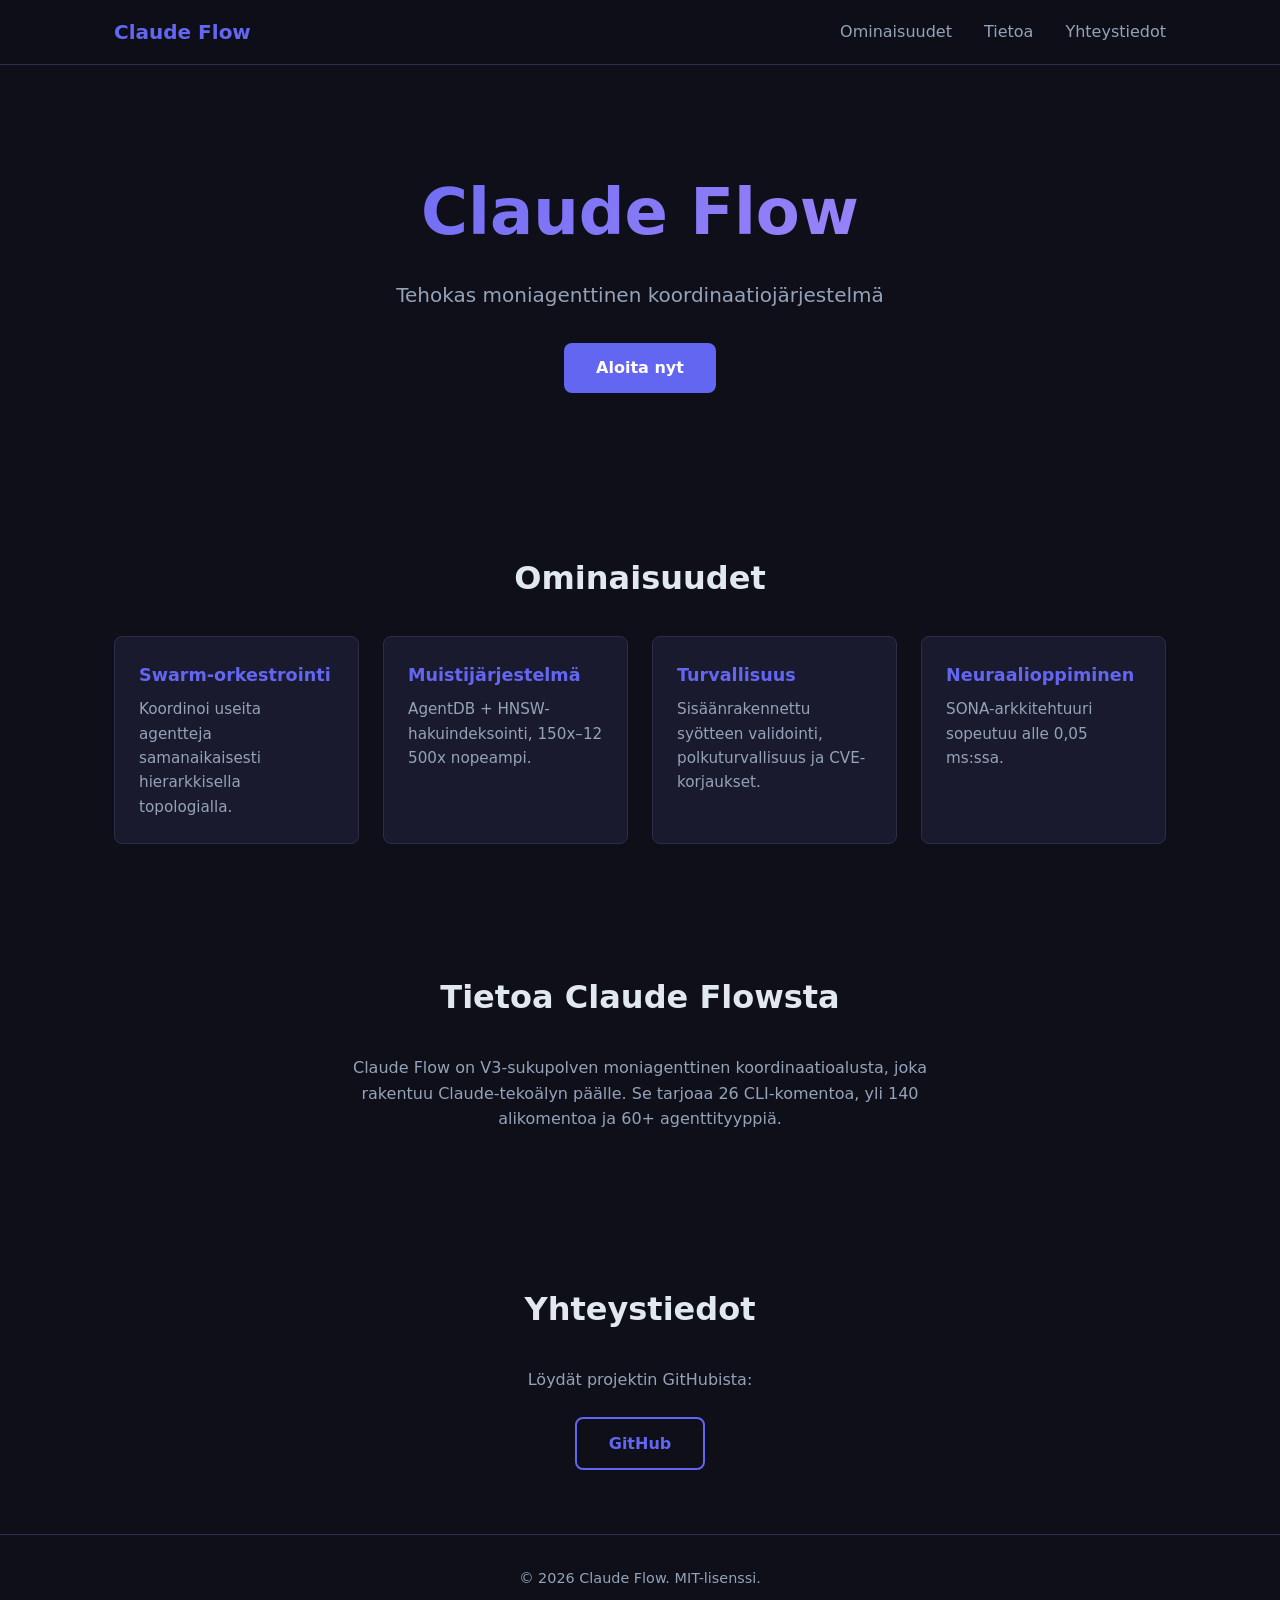
<file: docs/website/index.html>
<!DOCTYPE html>
<html lang="fi">
<head>
  <meta charset="UTF-8">
  <meta name="viewport" content="width=device-width, initial-scale=1.0">
  <title>Claude Flow</title>
  <link rel="stylesheet" href="style.css">
</head>
<body>
  <header>
    <nav>
      <div class="logo">Claude Flow</div>
      <ul>
        <li><a href="#features">Ominaisuudet</a></li>
        <li><a href="#about">Tietoa</a></li>
        <li><a href="#contact">Yhteystiedot</a></li>
      </ul>
    </nav>
  </header>

  <main>
    <section class="hero">
      <h1>Claude Flow</h1>
      <p>Tehokas moniagenttinen koordinaatiojärjestelmä</p>
      <a href="https://github.com/ruvnet/claude-flow" class="btn">Aloita nyt</a>
    </section>

    <section id="features" class="features">
      <h2>Ominaisuudet</h2>
      <div class="grid">
        <div class="card">
          <h3>Swarm-orkestrointi</h3>
          <p>Koordinoi useita agentteja samanaikaisesti hierarkkisella topologialla.</p>
        </div>
        <div class="card">
          <h3>Muistijärjestelmä</h3>
          <p>AgentDB + HNSW-hakuindeksointi, 150x–12 500x nopeampi.</p>
        </div>
        <div class="card">
          <h3>Turvallisuus</h3>
          <p>Sisäänrakennettu syötteen validointi, polkuturvallisuus ja CVE-korjaukset.</p>
        </div>
        <div class="card">
          <h3>Neuraalioppiminen</h3>
          <p>SONA-arkkitehtuuri sopeutuu alle 0,05 ms:ssa.</p>
        </div>
      </div>
    </section>

    <section id="about" class="about">
      <h2>Tietoa Claude Flowsta</h2>
      <p>
        Claude Flow on V3-sukupolven moniagenttinen koordinaatioalusta,
        joka rakentuu Claude-tekoälyn päälle. Se tarjoaa 26 CLI-komentoa,
        yli 140 alikomentoa ja 60+ agenttityyppiä.
      </p>
    </section>

    <section id="contact" class="contact">
      <h2>Yhteystiedot</h2>
      <p>Löydät projektin GitHubista:</p>
      <a href="https://github.com/ruvnet/claude-flow" class="btn btn-outline">GitHub</a>
    </section>
  </main>

  <footer>
    <p>&copy; 2026 Claude Flow. MIT-lisenssi.</p>
  </footer>
</body>
</html>
</file>
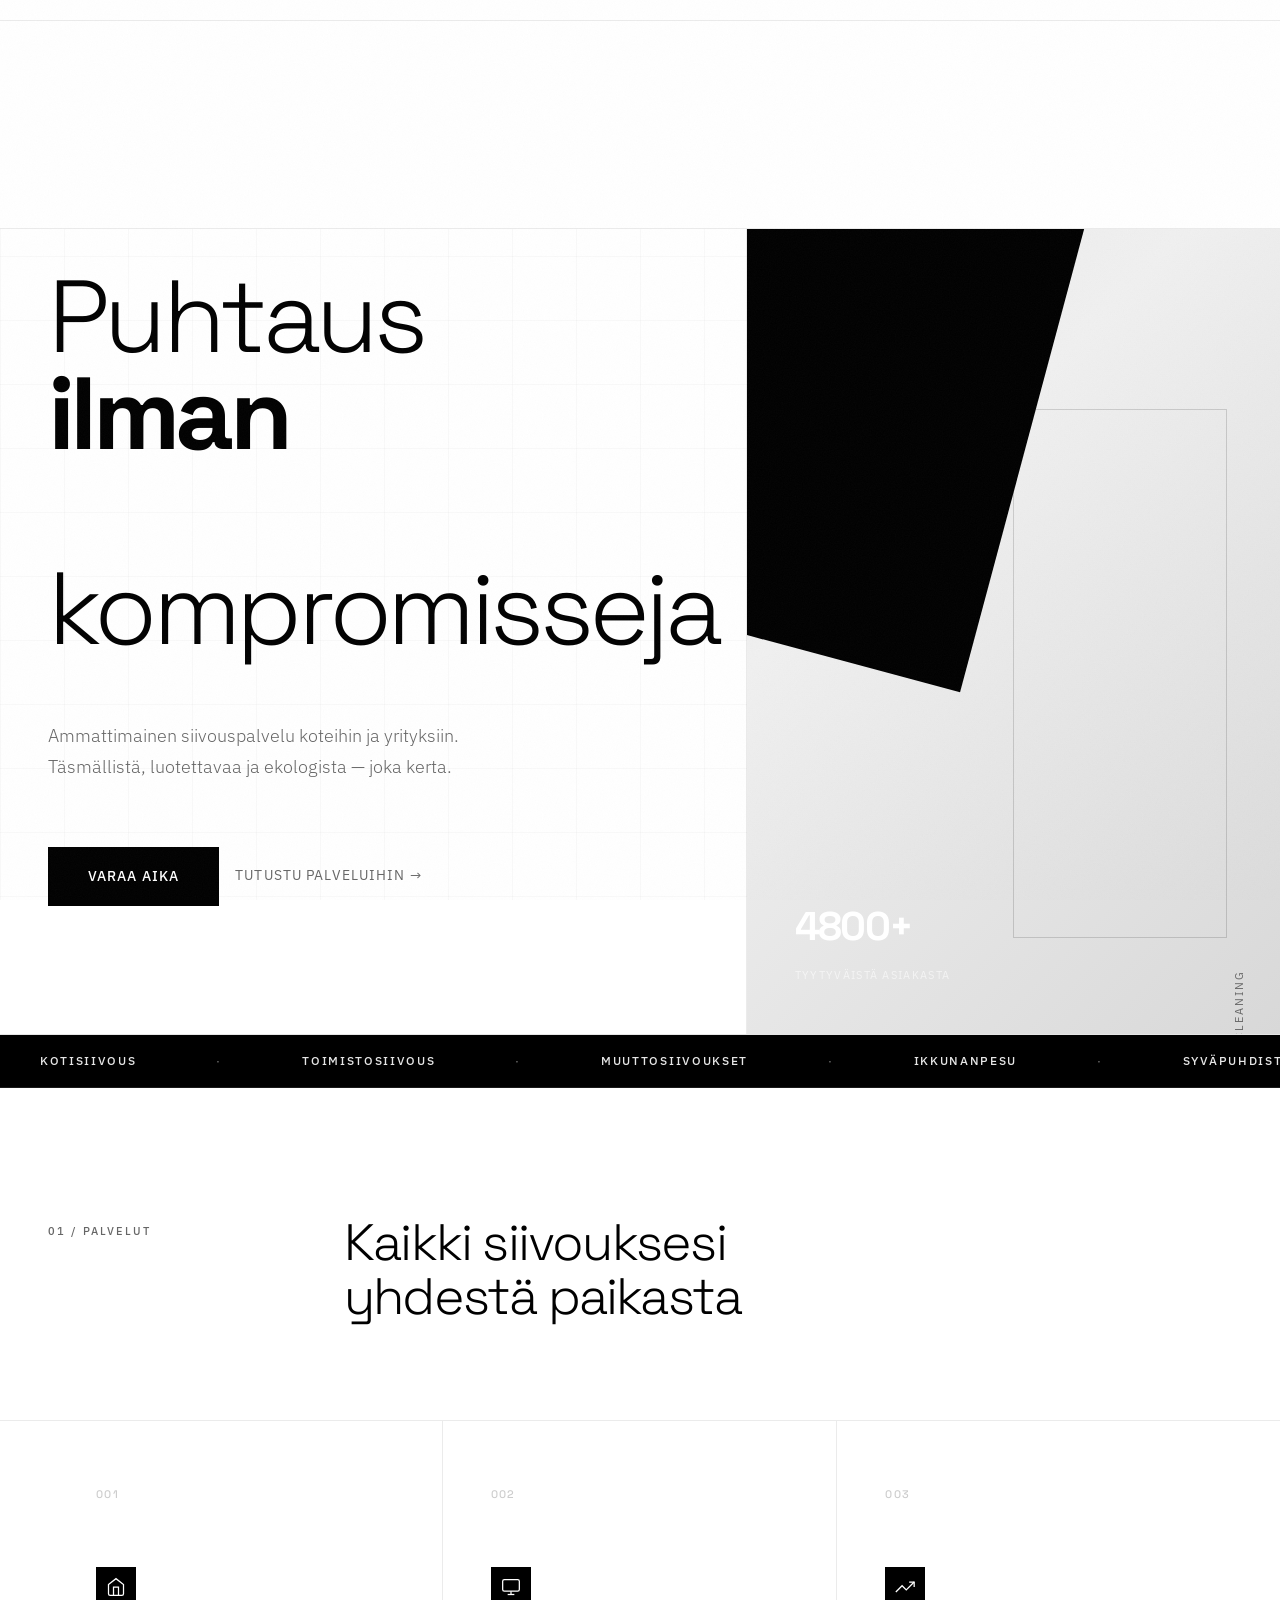
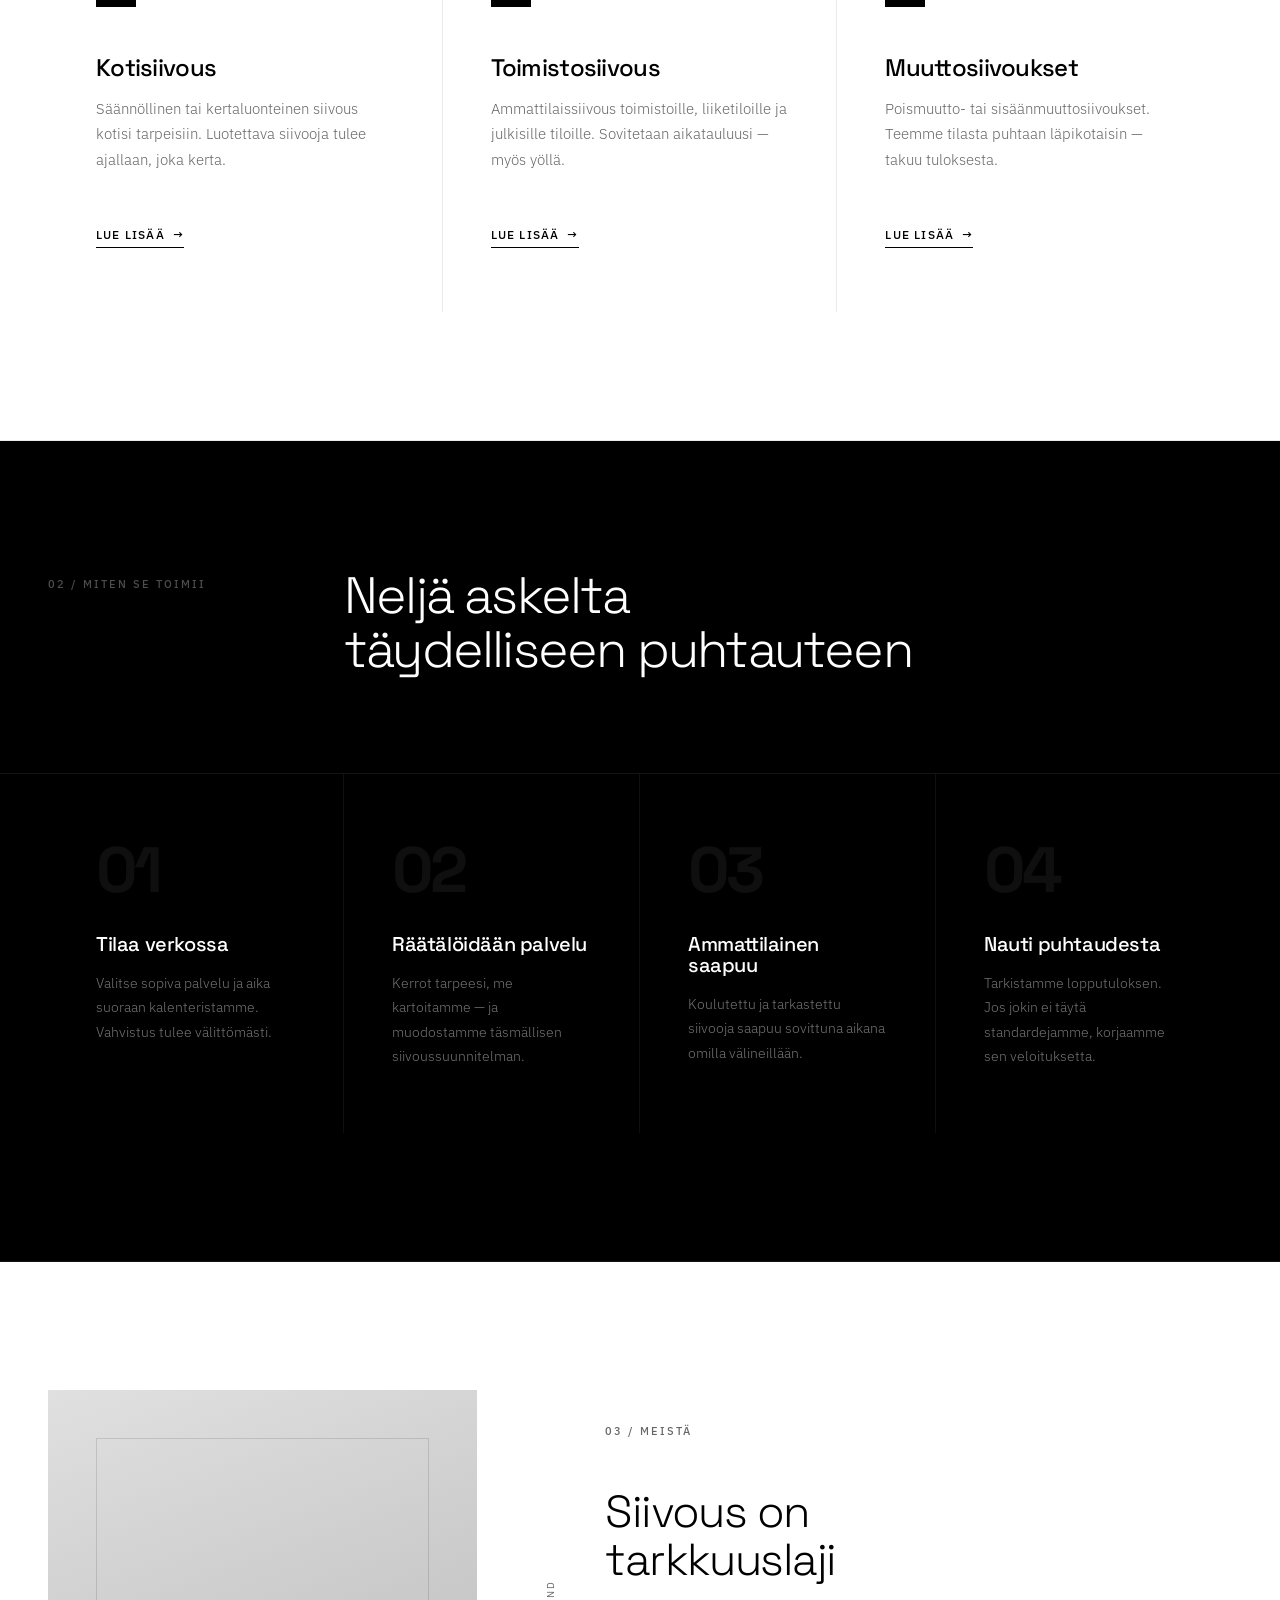
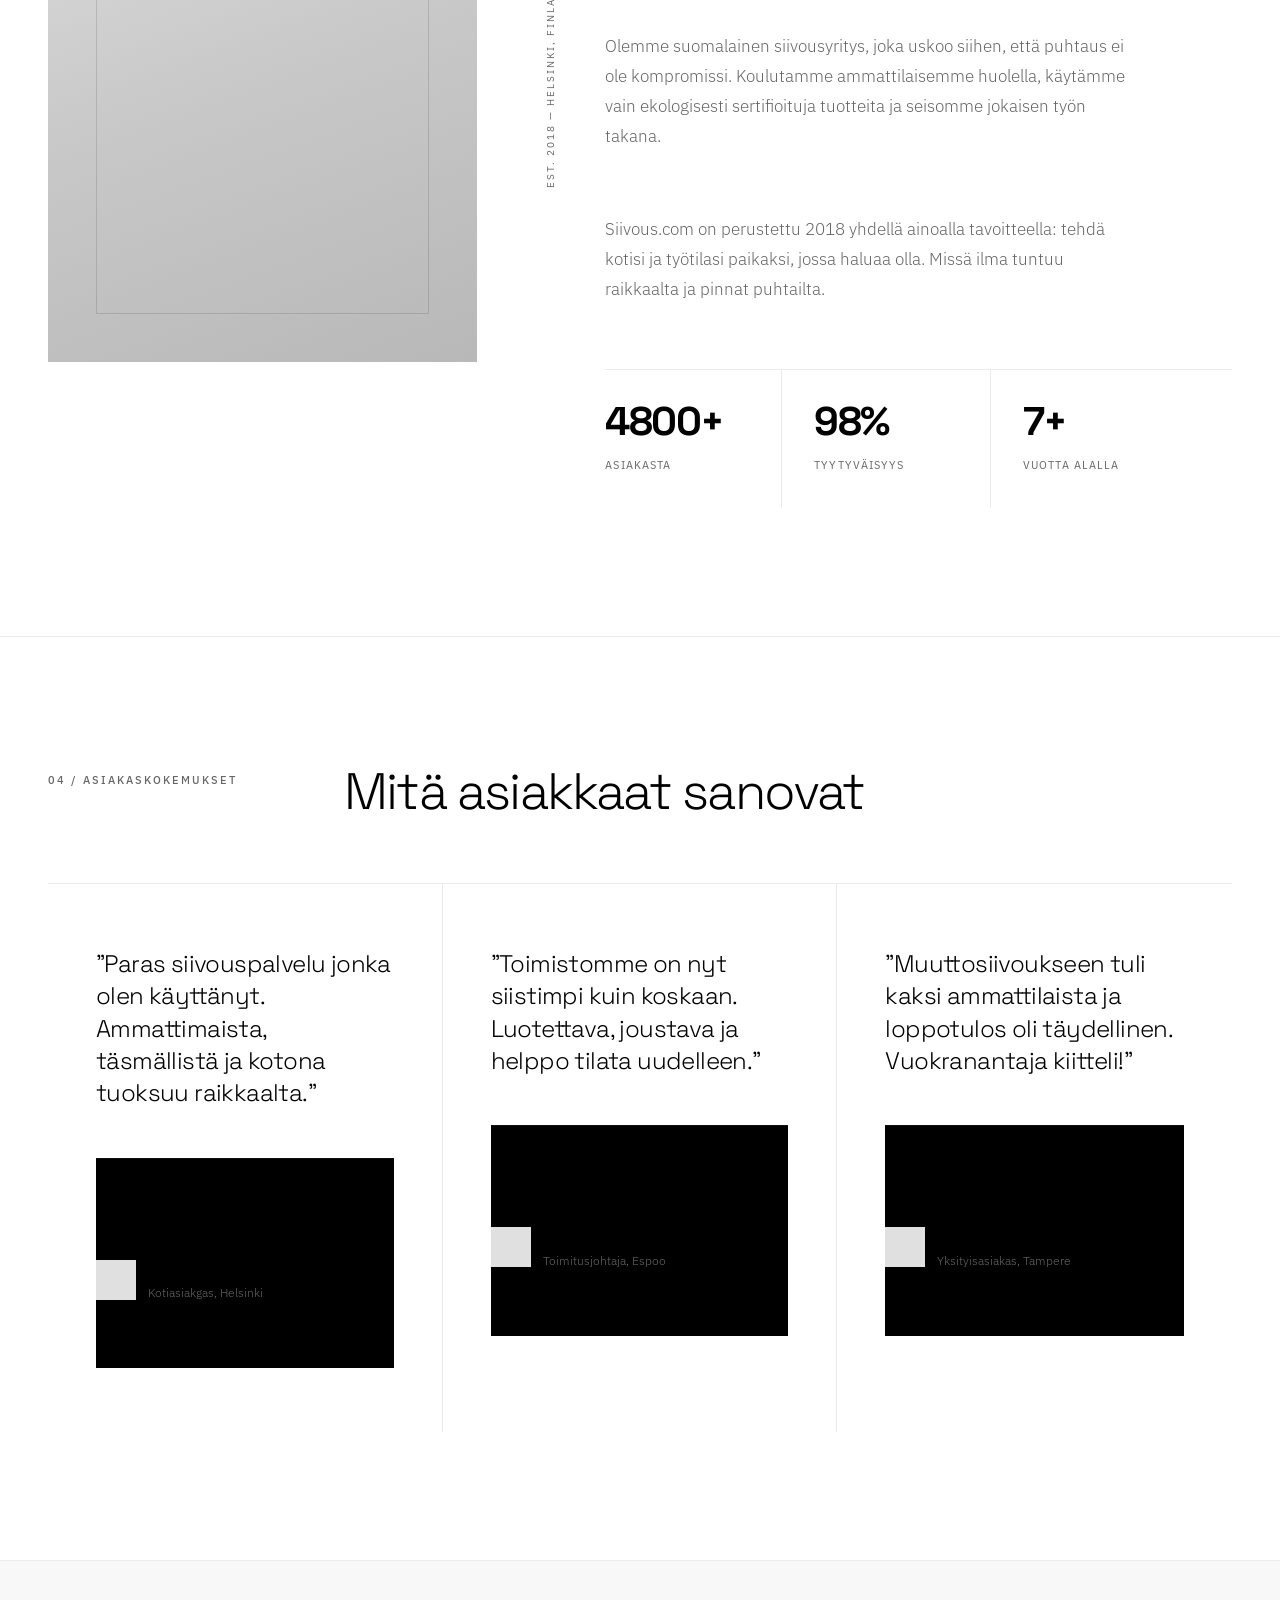
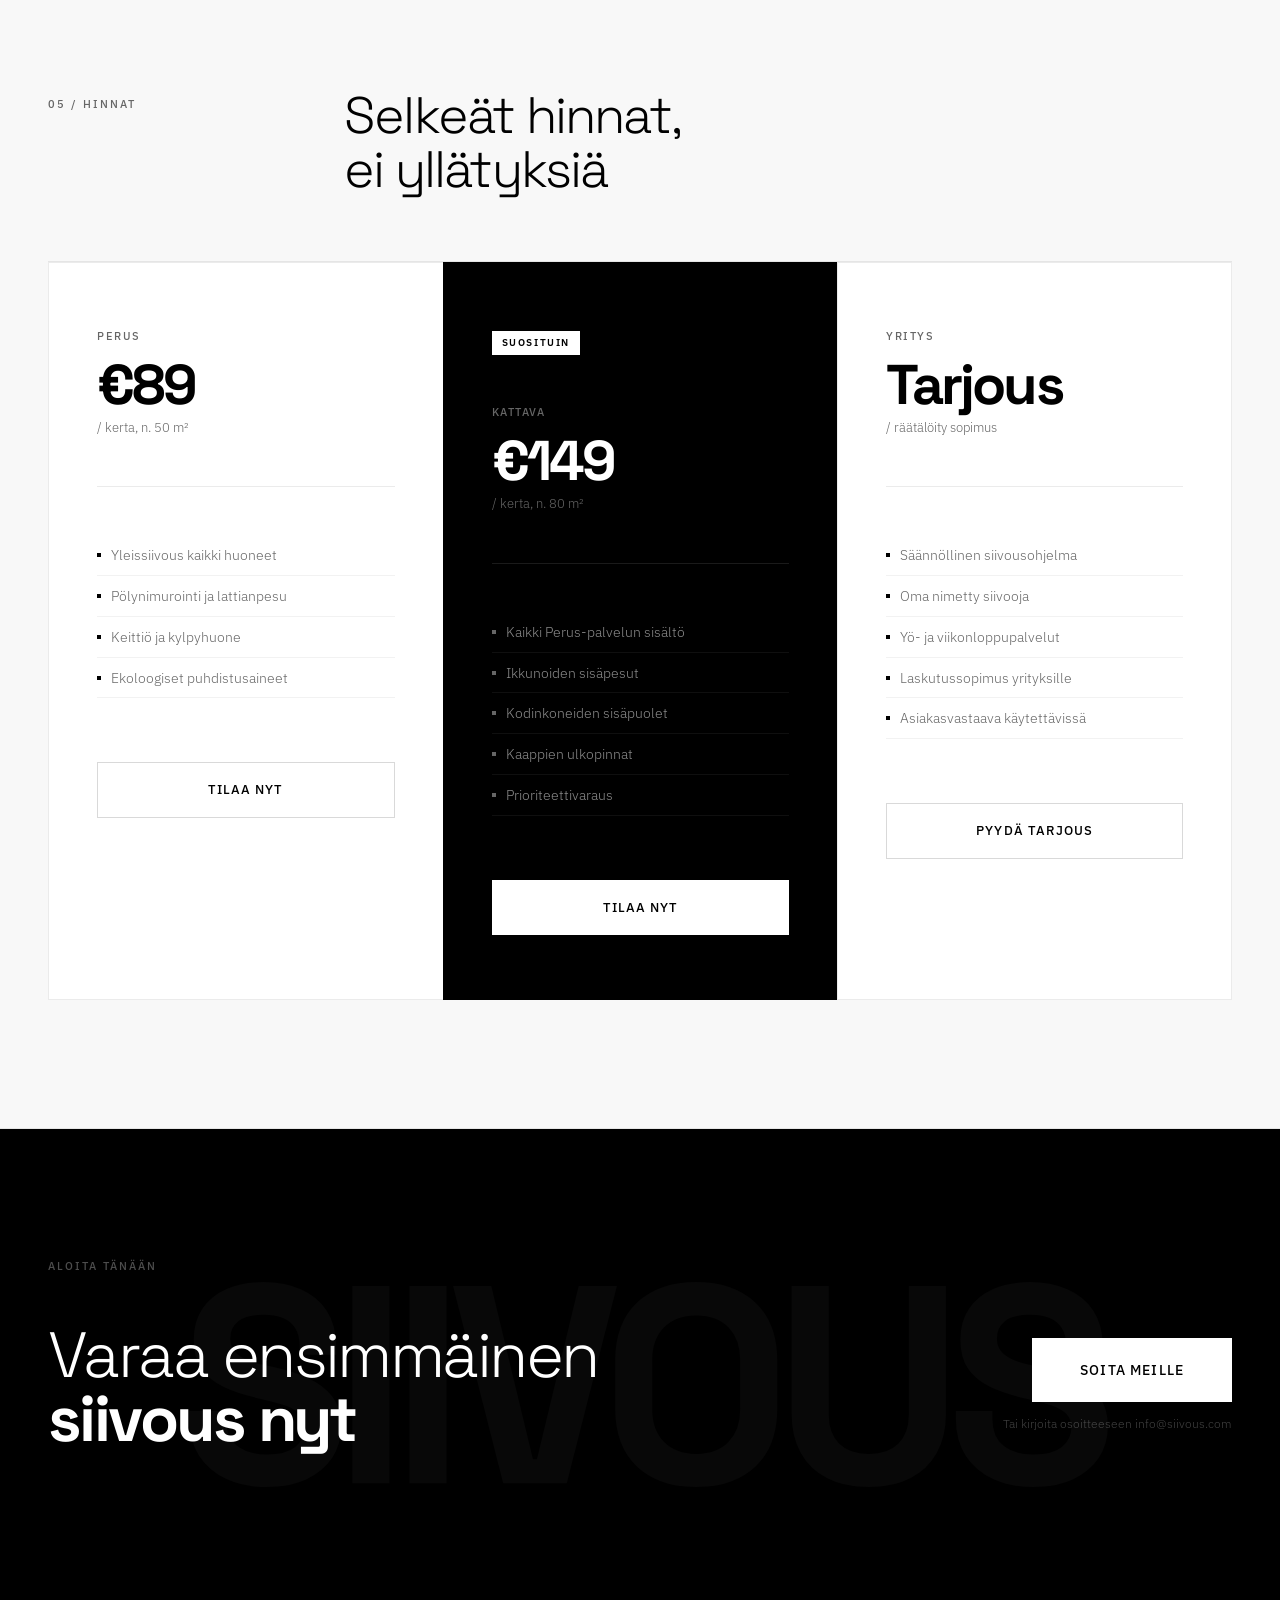
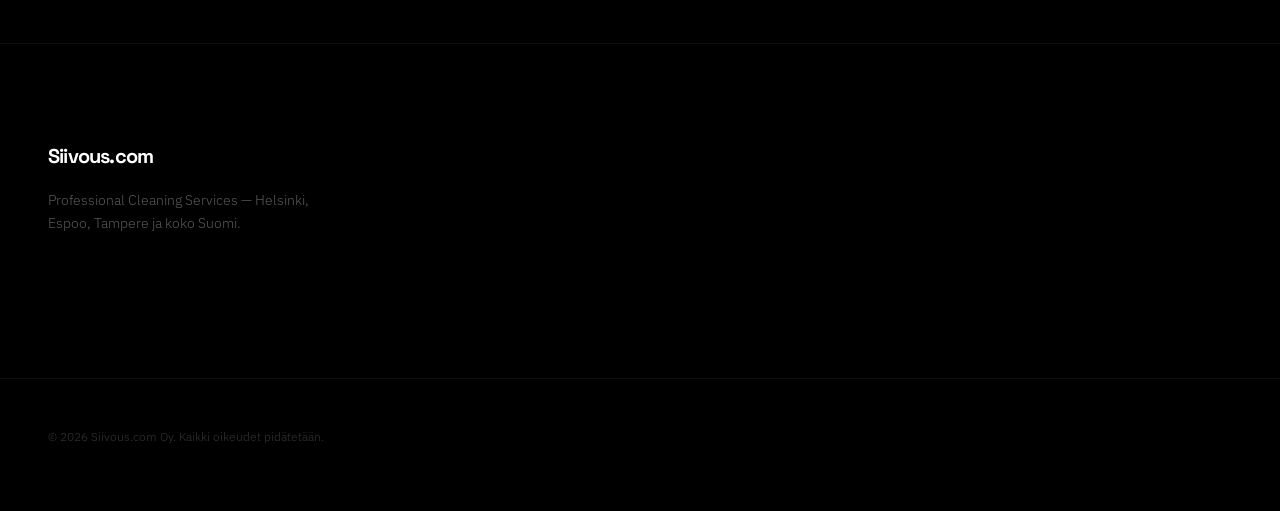
<file: docs/siivous-brand-page.html>
<!DOCTYPE html>
<html lang="fi">
<head>
  <meta charset="UTF-8" />
  <meta name="viewport" content="width=device-width, initial-scale=1.0" />
  <title>Siivous.com — Professional Cleaning Services</title>
  <link rel="preconnect" href="https://fonts.googleapis.com" />
  <link rel="preconnect" href="https://fonts.gstatic.com" crossorigin />
  <link href="https://fonts.googleapis.com/css2?family=Space+Grotesk:wght@300;400;500;600;700&family=IBM+Plex+Sans:wght@300;400;500;600&display=swap" rel="stylesheet" />
  <style>
    /* ─── Reset & Base ─────────────────────────────────────────────── */
    *, *::before, *::after { box-sizing: border-box; margin: 0; padding: 0; }

    :root {
      --black:   #000000;
      --grey:    #666666;
      --dark:    #111111;
      --white:   #FFFFFF;
      --sp-sm:   32px;
      --sp-md:   48px;
      --sp-lg:   64px;
      --sp-xl:   96px;
      --sp-2xl:  128px;
    }

    html { scroll-behavior: smooth; }

    body {
      font-family: 'IBM Plex Sans', sans-serif;
      font-weight: 400;
      line-height: 1.65;
      color: var(--black);
      background: var(--white);
      overflow-x: hidden;
    }

    /* ─── Film Grain Overlay ────────────────────────────────────────── */
    body::before {
      content: '';
      position: fixed;
      inset: 0;
      pointer-events: none;
      z-index: 9999;
      opacity: 0.035;
      background-image: url("data:image/svg+xml,%3Csvg xmlns='http://www.w3.org/2000/svg' width='200' height='200'%3E%3Cfilter id='noise'%3E%3CfeTurbulence type='fractalNoise' baseFrequency='0.85' numOctaves='4' stitchTiles='stitch'/%3E%3CfeColorMatrix type='saturate' values='0'/%3E%3C/filter%3E%3Crect width='200' height='200' filter='url(%23noise)'/%3E%3C/svg%3E");
      background-size: 200px 200px;
    }

    /* ─── Swiss Grid Background ─────────────────────────────────────── */
    body::after {
      content: '';
      position: fixed;
      inset: 0;
      pointer-events: none;
      z-index: 0;
      background-image:
        linear-gradient(rgba(0,0,0,0.025) 1px, transparent 1px),
        linear-gradient(90deg, rgba(0,0,0,0.025) 1px, transparent 1px);
      background-size: 64px 64px;
    }

    /* ─── Typography ────────────────────────────────────────────────── */
    h1, h2, h3, h4, h5, h6 {
      font-family: 'Space Grotesk', sans-serif;
      font-weight: 300;
      letter-spacing: -0.03em;
      line-height: 1.05;
    }

    p { font-weight: 300; color: var(--grey); }

    a { color: var(--black); text-decoration: none; }

    /* ─── Layout Utilities ──────────────────────────────────────────── */
    .container {
      max-width: 1440px;
      margin: 0 auto;
      padding: 0 var(--sp-md);
    }

    .grid-12 {
      display: grid;
      grid-template-columns: repeat(12, 1fr);
      gap: 0;
    }

    section { position: relative; z-index: 1; }

    /* ─── Navigation ────────────────────────────────────────────────── */
    nav {
      position: fixed;
      top: 0;
      left: 0;
      right: 0;
      z-index: 100;
      background: rgba(255,255,255,0.95);
      backdrop-filter: blur(8px);
      border-bottom: 1px solid rgba(0,0,0,0.08);
    }

    .nav-inner {
      display: flex;
      align-items: center;
      justify-content: space-between;
      height: 72px;
      padding: 0 var(--sp-md);
      max-width: 1440px;
      margin: 0 auto;
    }

    .nav-logo {
      font-family: 'Space Grotesk', sans-serif;
      font-weight: 700;
      font-size: 1.125rem;
      letter-spacing: -0.04em;
      color: var(--black);
    }

    .nav-logo span { font-weight: 300; color: var(--grey); }

    .nav-links {
      display: flex;
      align-items: center;
      gap: 40px;
      list-style: none;
    }

    .nav-links a {
      font-family: 'IBM Plex Sans', sans-serif;
      font-size: 0.8125rem;
      font-weight: 400;
      letter-spacing: 0.06em;
      text-transform: uppercase;
      color: var(--grey);
      transition: color 0.2s;
    }

    .nav-links a:hover { color: var(--black); }

    .nav-cta {
      font-family: 'IBM Plex Sans', sans-serif;
      font-size: 0.8125rem;
      font-weight: 500;
      letter-spacing: 0.06em;
      text-transform: uppercase;
      background: var(--black);
      color: var(--white) !important;
      padding: 12px 24px;
      transition: background 0.2s;
    }

    .nav-cta:hover { background: var(--dark); color: var(--white); }

    /* ─── Hero ──────────────────────────────────────────────────────── */
    .hero {
      min-height: 100vh;
      display: grid;
      grid-template-columns: repeat(12, 1fr);
      border-bottom: 1px solid rgba(0,0,0,0.1);
      padding-top: 72px;
    }

    .hero-content {
      grid-column: 1 / 8;
      padding: var(--sp-2xl) var(--sp-md) var(--sp-2xl) var(--sp-md);
      display: flex;
      flex-direction: column;
      justify-content: center;
      border-right: 1px solid rgba(0,0,0,0.08);
    }

    .hero-eyebrow {
      font-family: 'IBM Plex Sans', sans-serif;
      font-size: 0.75rem;
      font-weight: 500;
      letter-spacing: 0.16em;
      text-transform: uppercase;
      color: var(--grey);
      margin-bottom: var(--sp-md);
    }

    .hero-title {
      font-size: clamp(4rem, 8vw, 9rem);
      font-weight: 300;
      letter-spacing: -0.045em;
      line-height: 0.95;
      color: var(--black);
      margin-bottom: var(--sp-lg);
    }

    .hero-title strong {
      font-weight: 700;
      display: block;
    }

    .hero-sub {
      font-family: 'IBM Plex Sans', sans-serif;
      font-size: 1.125rem;
      font-weight: 300;
      line-height: 1.7;
      color: var(--grey);
      max-width: 480px;
      margin-bottom: var(--sp-lg);
    }

    .hero-actions { display: flex; gap: 16px; align-items: center; }

    .btn-primary {
      font-family: 'IBM Plex Sans', sans-serif;
      font-size: 0.875rem;
      font-weight: 500;
      letter-spacing: 0.08em;
      text-transform: uppercase;
      background: var(--black);
      color: var(--white);
      padding: 18px 40px;
      display: inline-block;
      transition: background 0.2s;
    }

    .btn-primary:hover { background: var(--dark); }

    .btn-secondary {
      font-family: 'IBM Plex Sans', sans-serif;
      font-size: 0.875rem;
      font-weight: 400;
      letter-spacing: 0.08em;
      text-transform: uppercase;
      color: var(--grey);
      padding: 18px 0;
      border-bottom: 1px solid transparent;
      transition: color 0.2s, border-color 0.2s;
    }

    .btn-secondary:hover { color: var(--black); border-color: var(--black); }

    .hero-visual {
      grid-column: 8 / 13;
      position: relative;
      overflow: hidden;
      background: #f5f5f5;
    }

    .hero-visual-inner {
      position: absolute;
      inset: 0;
      display: flex;
      align-items: center;
      justify-content: center;
    }

    /* Abstract photography placeholder — large geometric composition */
    .hero-photo {
      width: 100%;
      height: 100%;
      background:
        linear-gradient(135deg, #e8e8e8 0%, #f0f0f0 40%, #d8d8d8 100%);
      position: relative;
      overflow: hidden;
    }

    .hero-photo::before {
      content: '';
      position: absolute;
      top: -20%;
      left: -20%;
      width: 80%;
      height: 80%;
      background: var(--black);
      transform: rotate(15deg);
    }

    .hero-photo::after {
      content: '';
      position: absolute;
      bottom: 10%;
      right: 10%;
      width: 40%;
      height: 55%;
      border: 1px solid rgba(0,0,0,0.15);
    }

    /* Rotated text accent */
    .rotated-label {
      position: absolute;
      right: var(--sp-sm);
      bottom: var(--sp-lg);
      font-family: 'IBM Plex Sans', sans-serif;
      font-size: 0.6875rem;
      font-weight: 400;
      letter-spacing: 0.18em;
      text-transform: uppercase;
      color: var(--grey);
      transform: rotate(-90deg);
      transform-origin: right bottom;
      white-space: nowrap;
    }

    .hero-stats {
      position: absolute;
      bottom: var(--sp-md);
      left: var(--sp-md);
    }

    .hero-stats-num {
      font-family: 'Space Grotesk', sans-serif;
      font-size: 2.5rem;
      font-weight: 700;
      letter-spacing: -0.04em;
      color: var(--white);
      display: block;
    }

    .hero-stats-label {
      font-family: 'IBM Plex Sans', sans-serif;
      font-size: 0.6875rem;
      font-weight: 400;
      letter-spacing: 0.12em;
      text-transform: uppercase;
      color: rgba(255,255,255,0.6);
    }

    /* ─── Marquee Bar ───────────────────────────────────────────────── */
    .marquee-bar {
      background: var(--black);
      overflow: hidden;
      border-bottom: 1px solid rgba(255,255,255,0.1);
    }

    .marquee-track {
      display: flex;
      white-space: nowrap;
      animation: marquee 28s linear infinite;
      padding: 16px 0;
    }

    .marquee-item {
      font-family: 'IBM Plex Sans', sans-serif;
      font-size: 0.75rem;
      font-weight: 400;
      letter-spacing: 0.14em;
      text-transform: uppercase;
      color: rgba(255,255,255,0.5);
      padding: 0 40px;
      flex-shrink: 0;
    }

    .marquee-item strong {
      color: rgba(255,255,255,0.9);
      font-weight: 500;
    }

    @keyframes marquee {
      from { transform: translateX(0); }
      to   { transform: translateX(-50%); }
    }

    /* ─── Services Section ──────────────────────────────────────────── */
    .services {
      padding: var(--sp-2xl) 0;
      border-bottom: 1px solid rgba(0,0,0,0.08);
    }

    .section-header {
      display: grid;
      grid-template-columns: repeat(12, 1fr);
      margin-bottom: var(--sp-xl);
      padding: 0 var(--sp-md);
      max-width: 1440px;
      margin-left: auto;
      margin-right: auto;
      margin-bottom: var(--sp-xl);
    }

    .section-label {
      grid-column: 1 / 4;
      padding-top: 6px;
    }

    .section-label-text {
      font-family: 'IBM Plex Sans', sans-serif;
      font-size: 0.6875rem;
      font-weight: 500;
      letter-spacing: 0.18em;
      text-transform: uppercase;
      color: var(--grey);
    }

    .section-title {
      grid-column: 4 / 11;
      font-size: clamp(2rem, 4vw, 3.75rem);
      font-weight: 300;
      letter-spacing: -0.035em;
      line-height: 1.05;
    }

    .services-grid {
      max-width: 1440px;
      margin: 0 auto;
      padding: 0 var(--sp-md);
      display: grid;
      grid-template-columns: repeat(3, 1fr);
      border-top: 1px solid rgba(0,0,0,0.08);
    }

    .service-card {
      padding: var(--sp-lg) var(--sp-md);
      border-right: 1px solid rgba(0,0,0,0.08);
      transition: background 0.25s;
      cursor: default;
    }

    .service-card:last-child { border-right: none; }
    .service-card:hover { background: #fafafa; }

    .service-number {
      font-family: 'Space Grotesk', sans-serif;
      font-size: 0.6875rem;
      font-weight: 500;
      letter-spacing: 0.12em;
      color: rgba(0,0,0,0.2);
      margin-bottom: var(--sp-lg);
      display: block;
    }

    .service-icon {
      width: 40px;
      height: 40px;
      background: var(--black);
      margin-bottom: var(--sp-md);
      display: flex;
      align-items: center;
      justify-content: center;
    }

    .service-icon svg { width: 20px; height: 20px; stroke: white; fill: none; stroke-width: 1.5; }

    .service-name {
      font-family: 'Space Grotesk', sans-serif;
      font-size: 1.5rem;
      font-weight: 500;
      letter-spacing: -0.03em;
      margin-bottom: 16px;
      color: var(--black);
    }

    .service-desc {
      font-size: 0.9375rem;
      font-weight: 300;
      line-height: 1.7;
      color: var(--grey);
      margin-bottom: var(--sp-md);
    }

    .service-link {
      font-family: 'IBM Plex Sans', sans-serif;
      font-size: 0.75rem;
      font-weight: 500;
      letter-spacing: 0.1em;
      text-transform: uppercase;
      color: var(--black);
      display: inline-flex;
      align-items: center;
      gap: 8px;
      border-bottom: 1px solid var(--black);
      padding-bottom: 2px;
      transition: gap 0.2s;
    }

    .service-link:hover { gap: 14px; }

    /* ─── Process Section ───────────────────────────────────────────── */
    .process {
      padding: var(--sp-2xl) 0;
      background: var(--black);
      color: var(--white);
      border-bottom: 1px solid rgba(255,255,255,0.08);
    }

    .process .section-label-text { color: rgba(255,255,255,0.35); }
    .process .section-title { color: var(--white); }

    .process-steps {
      max-width: 1440px;
      margin: 0 auto;
      padding: 0 var(--sp-md);
      display: grid;
      grid-template-columns: repeat(4, 1fr);
      border-top: 1px solid rgba(255,255,255,0.08);
    }

    .process-step {
      padding: var(--sp-lg) var(--sp-md);
      border-right: 1px solid rgba(255,255,255,0.06);
      position: relative;
    }

    .process-step:last-child { border-right: none; }

    .process-step-num {
      font-family: 'Space Grotesk', sans-serif;
      font-size: 4rem;
      font-weight: 700;
      letter-spacing: -0.05em;
      color: rgba(255,255,255,0.06);
      line-height: 1;
      margin-bottom: var(--sp-sm);
    }

    .process-step-title {
      font-family: 'Space Grotesk', sans-serif;
      font-size: 1.25rem;
      font-weight: 500;
      letter-spacing: -0.02em;
      color: var(--white);
      margin-bottom: 16px;
    }

    .process-step-desc {
      font-size: 0.9rem;
      font-weight: 300;
      line-height: 1.7;
      color: rgba(255,255,255,0.45);
    }

    /* ─── About / Editorial ─────────────────────────────────────────── */
    .about {
      padding: var(--sp-2xl) 0;
      border-bottom: 1px solid rgba(0,0,0,0.08);
    }

    .about-inner {
      max-width: 1440px;
      margin: 0 auto;
      padding: 0 var(--sp-md);
      display: grid;
      grid-template-columns: repeat(12, 1fr);
      gap: 0;
      align-items: start;
    }

    .about-visual {
      grid-column: 1 / 6;
      position: relative;
      padding-right: var(--sp-lg);
    }

    .about-img {
      width: 100%;
      aspect-ratio: 3/4;
      background: #ebebeb;
      position: relative;
      overflow: hidden;
    }

    .about-img::before {
      content: '';
      position: absolute;
      inset: 0;
      background: linear-gradient(160deg, #e0e0e0 0%, #c8c8c8 50%, #b8b8b8 100%);
    }

    .about-img::after {
      content: '';
      position: absolute;
      top: var(--sp-md);
      left: var(--sp-md);
      right: var(--sp-md);
      bottom: var(--sp-md);
      border: 1px solid rgba(0,0,0,0.12);
    }

    .about-rotated {
      position: absolute;
      right: -10px;
      top: 50%;
      transform: rotate(-90deg) translateX(50%);
      transform-origin: right center;
      font-family: 'IBM Plex Sans', sans-serif;
      font-size: 0.625rem;
      font-weight: 400;
      letter-spacing: 0.2em;
      text-transform: uppercase;
      color: var(--grey);
      white-space: nowrap;
    }

    .about-content {
      grid-column: 6 / 13;
      padding-left: var(--sp-lg);
      padding-top: var(--sp-sm);
    }

    .about-kicker {
      font-family: 'IBM Plex Sans', sans-serif;
      font-size: 0.6875rem;
      font-weight: 500;
      letter-spacing: 0.18em;
      text-transform: uppercase;
      color: var(--grey);
      margin-bottom: var(--sp-md);
    }

    .about-title {
      font-size: clamp(2rem, 3.5vw, 3.25rem);
      font-weight: 300;
      letter-spacing: -0.035em;
      line-height: 1.08;
      margin-bottom: var(--sp-md);
    }

    .about-body {
      font-size: 1.0625rem;
      font-weight: 300;
      line-height: 1.75;
      color: var(--grey);
      max-width: 520px;
      margin-bottom: var(--sp-lg);
    }

    .about-metrics {
      display: grid;
      grid-template-columns: repeat(3, 1fr);
      border-top: 1px solid rgba(0,0,0,0.08);
      margin-top: var(--sp-lg);
    }

    .metric {
      padding: var(--sp-sm) 0;
      border-right: 1px solid rgba(0,0,0,0.08);
      padding-right: var(--sp-sm);
      margin-right: var(--sp-sm);
    }

    .metric:last-child { border-right: none; }

    .metric-value {
      font-family: 'Space Grotesk', sans-serif;
      font-size: 2.5rem;
      font-weight: 700;
      letter-spacing: -0.04em;
      color: var(--black);
      line-height: 1;
      display: block;
      margin-bottom: 8px;
    }

    .metric-label {
      font-family: 'IBM Plex Sans', sans-serif;
      font-size: 0.6875rem;
      font-weight: 400;
      letter-spacing: 0.1em;
      text-transform: uppercase;
      color: var(--grey);
    }

    /* ─── Testimonials ──────────────────────────────────────────────── */
    .testimonials {
      padding: var(--sp-2xl) 0;
      border-bottom: 1px solid rgba(0,0,0,0.08);
      overflow: hidden;
    }

    .testimonials-inner {
      max-width: 1440px;
      margin: 0 auto;
      padding: 0 var(--sp-md);
    }

    .testimonials-grid {
      display: grid;
      grid-template-columns: repeat(3, 1fr);
      border-top: 1px solid rgba(0,0,0,0.08);
      margin-top: var(--sp-lg);
    }

    .testimonial {
      padding: var(--sp-lg) var(--sp-md);
      border-right: 1px solid rgba(0,0,0,0.08);
    }

    .testimonial:last-child { border-right: none; }

    .testimonial-quote {
      font-family: 'Space Grotesk', sans-serif;
      font-size: 1.5rem;
      font-weight: 300;
      letter-spacing: -0.025em;
      line-height: 1.35;
      color: var(--black);
      margin-bottom: var(--sp-md);
    }

    .testimonial-author {
      display: flex;
      align-items: center;
      gap: 12px;
    }

    .author-avatar {
      width: 40px;
      height: 40px;
      background: #e0e0e0;
      flex-shrink: 0;
    }

    .author-name {
      font-family: 'IBM Plex Sans', sans-serif;
      font-size: 0.875rem;
      font-weight: 500;
      color: var(--black);
      display: block;
    }

    .author-title {
      font-family: 'IBM Plex Sans', sans-serif;
      font-size: 0.75rem;
      font-weight: 300;
      color: var(--grey);
    }

    /* ─── Pricing ───────────────────────────────────────────────────── */
    .pricing {
      padding: var(--sp-2xl) 0;
      background: #f8f8f8;
      border-bottom: 1px solid rgba(0,0,0,0.08);
    }

    .pricing-inner {
      max-width: 1440px;
      margin: 0 auto;
      padding: 0 var(--sp-md);
    }

    .pricing-grid {
      display: grid;
      grid-template-columns: repeat(3, 1fr);
      border-top: 1px solid rgba(0,0,0,0.08);
      margin-top: var(--sp-lg);
    }

    .pricing-card {
      padding: var(--sp-lg) var(--sp-md);
      background: var(--white);
      border: 1px solid rgba(0,0,0,0.08);
      border-right: none;
      position: relative;
      transition: transform 0.2s;
    }

    .pricing-card:last-child { border-right: 1px solid rgba(0,0,0,0.08); }
    .pricing-card:hover { transform: translateY(-4px); }

    .pricing-card.featured {
      background: var(--black);
      border-color: var(--black);
    }

    .pricing-badge {
      font-family: 'IBM Plex Sans', sans-serif;
      font-size: 0.625rem;
      font-weight: 600;
      letter-spacing: 0.16em;
      text-transform: uppercase;
      background: var(--white);
      color: var(--black);
      padding: 4px 10px;
      display: inline-block;
      margin-bottom: var(--sp-md);
    }

    .pricing-tier {
      font-family: 'IBM Plex Sans', sans-serif;
      font-size: 0.6875rem;
      font-weight: 500;
      letter-spacing: 0.14em;
      text-transform: uppercase;
      color: var(--grey);
      margin-bottom: 12px;
    }

    .pricing-card.featured .pricing-tier { color: rgba(255,255,255,0.4); }

    .pricing-price {
      font-family: 'Space Grotesk', sans-serif;
      font-size: 3.5rem;
      font-weight: 700;
      letter-spacing: -0.05em;
      color: var(--black);
      line-height: 1;
      margin-bottom: 4px;
    }

    .pricing-card.featured .pricing-price { color: var(--white); }

    .pricing-period {
      font-family: 'IBM Plex Sans', sans-serif;
      font-size: 0.8125rem;
      font-weight: 300;
      color: var(--grey);
      margin-bottom: var(--sp-md);
    }

    .pricing-card.featured .pricing-period { color: rgba(255,255,255,0.4); }

    .pricing-divider {
      height: 1px;
      background: rgba(0,0,0,0.08);
      margin-bottom: var(--sp-md);
    }

    .pricing-card.featured .pricing-divider { background: rgba(255,255,255,0.1); }

    .pricing-features {
      list-style: none;
      margin-bottom: var(--sp-lg);
    }

    .pricing-features li {
      font-family: 'IBM Plex Sans', sans-serif;
      font-size: 0.9rem;
      font-weight: 300;
      color: var(--grey);
      padding: 8px 0;
      border-bottom: 1px solid rgba(0,0,0,0.05);
      display: flex;
      align-items: center;
      gap: 10px;
    }

    .pricing-card.featured .pricing-features li {
      color: rgba(255,255,255,0.55);
      border-bottom-color: rgba(255,255,255,0.06);
    }

    .pricing-features li::before {
      content: '';
      width: 4px;
      height: 4px;
      background: var(--black);
      flex-shrink: 0;
    }

    .pricing-card.featured .pricing-features li::before { background: rgba(255,255,255,0.4); }

    .btn-pricing {
      display: block;
      text-align: center;
      font-family: 'IBM Plex Sans', sans-serif;
      font-size: 0.8125rem;
      font-weight: 500;
      letter-spacing: 0.08em;
      text-transform: uppercase;
      padding: 16px 24px;
      background: transparent;
      border: 1px solid rgba(0,0,0,0.15);
      color: var(--black);
      cursor: pointer;
      transition: all 0.2s;
    }

    .btn-pricing:hover { background: var(--black); color: var(--white); border-color: var(--black); }

    .pricing-card.featured .btn-pricing {
      background: var(--white);
      color: var(--black);
      border-color: var(--white);
    }

    .pricing-card.featured .btn-pricing:hover { background: rgba(255,255,255,0.85); }

    /* ─── CTA Section ───────────────────────────────────────────────── */
    .cta {
      padding: var(--sp-2xl) 0;
      background: var(--black);
      position: relative;
      overflow: hidden;
    }

    .cta::before {
      content: 'SIIVOUS';
      position: absolute;
      font-family: 'Space Grotesk', sans-serif;
      font-weight: 700;
      font-size: 22vw;
      letter-spacing: -0.06em;
      color: rgba(255,255,255,0.03);
      white-space: nowrap;
      top: 50%;
      left: 50%;
      transform: translate(-50%, -50%);
      pointer-events: none;
      line-height: 1;
    }

    .cta-inner {
      max-width: 1440px;
      margin: 0 auto;
      padding: 0 var(--sp-md);
      display: grid;
      grid-template-columns: repeat(12, 1fr);
      align-items: center;
    }

    .cta-content { grid-column: 1 / 9; }

    .cta-kicker {
      font-family: 'IBM Plex Sans', sans-serif;
      font-size: 0.6875rem;
      font-weight: 500;
      letter-spacing: 0.18em;
      text-transform: uppercase;
      color: rgba(255,255,255,0.3);
      margin-bottom: var(--sp-md);
    }

    .cta-title {
      font-size: clamp(2.5rem, 5vw, 5.5rem);
      font-weight: 300;
      letter-spacing: -0.04em;
      color: var(--white);
      line-height: 1;
      margin-bottom: var(--sp-lg);
    }

    .cta-title strong { font-weight: 700; }

    .cta-actions { grid-column: 9 / 13; text-align: right; }

    .btn-white {
      font-family: 'IBM Plex Sans', sans-serif;
      font-size: 0.9rem;
      font-weight: 500;
      letter-spacing: 0.08em;
      text-transform: uppercase;
      background: var(--white);
      color: var(--black);
      padding: 20px 48px;
      display: inline-block;
      transition: background 0.2s;
    }

    .btn-white:hover { background: #f0f0f0; color: var(--black); }

    .cta-note {
      font-family: 'IBM Plex Sans', sans-serif;
      font-size: 0.75rem;
      font-weight: 300;
      color: rgba(255,255,255,0.25);
      margin-top: 12px;
    }

    /* ─── Footer ────────────────────────────────────────────────────── */
    footer {
      background: var(--black);
      border-top: 1px solid rgba(255,255,255,0.06);
      padding: var(--sp-xl) 0 var(--sp-lg);
    }

    .footer-inner {
      max-width: 1440px;
      margin: 0 auto;
      padding: 0 var(--sp-md);
      display: grid;
      grid-template-columns: 2fr 1fr 1fr 1fr;
      gap: var(--sp-xl);
      margin-bottom: var(--sp-xl);
    }

    .footer-brand-name {
      font-family: 'Space Grotesk', sans-serif;
      font-weight: 700;
      font-size: 1.25rem;
      letter-spacing: -0.04em;
      color: var(--white);
      margin-bottom: 16px;
    }

    .footer-tagline {
      font-family: 'IBM Plex Sans', sans-serif;
      font-size: 0.875rem;
      font-weight: 300;
      color: rgba(255,255,255,0.35);
      line-height: 1.6;
      max-width: 280px;
      margin-bottom: var(--sp-md);
    }

    .footer-col-title {
      font-family: 'IBM Plex Sans', sans-serif;
      font-size: 0.625rem;
      font-weight: 600;
      letter-spacing: 0.18em;
      text-transform: uppercase;
      color: rgba(255,255,255,0.25);
      margin-bottom: 20px;
    }

    .footer-links { list-style: none; }

    .footer-links li { margin-bottom: 12px; }

    .footer-links a {
      font-family: 'IBM Plex Sans', sans-serif;
      font-size: 0.875rem;
      font-weight: 300;
      color: rgba(255,255,255,0.5);
      transition: color 0.2s;
    }

    .footer-links a:hover { color: var(--white); }

    .footer-bottom {
      max-width: 1440px;
      margin: 0 auto;
      padding: var(--sp-md) var(--sp-md) 0;
      border-top: 1px solid rgba(255,255,255,0.06);
      display: flex;
      align-items: center;
      justify-content: space-between;
    }

    .footer-copy {
      font-family: 'IBM Plex Sans', sans-serif;
      font-size: 0.75rem;
      font-weight: 300;
      color: rgba(255,255,255,0.2);
    }

    .footer-legal {
      display: flex;
      gap: 32px;
    }

    .footer-legal a {
      font-family: 'IBM Plex Sans', sans-serif;
      font-size: 0.75rem;
      font-weight: 300;
      color: rgba(255,255,255,0.2);
      transition: color 0.2s;
    }

    .footer-legal a:hover { color: rgba(255,255,255,0.5); }

    /* ─── Responsive ────────────────────────────────────────────────── */
    @media (max-width: 1024px) {
      .hero { grid-template-columns: 1fr; }
      .hero-content { grid-column: 1/-1; border-right: none; min-height: 90vh; }
      .hero-visual { display: none; }
      .services-grid { grid-template-columns: 1fr; }
      .service-card { border-right: none; border-bottom: 1px solid rgba(0,0,0,0.08); }
      .process-steps { grid-template-columns: repeat(2, 1fr); }
      .about-inner { grid-template-columns: 1fr; }
      .about-visual { grid-column: 1/-1; padding-right: 0; margin-bottom: var(--sp-lg); }
      .about-content { grid-column: 1/-1; padding-left: 0; }
      .testimonials-grid { grid-template-columns: 1fr; }
      .testimonial { border-right: none; border-bottom: 1px solid rgba(0,0,0,0.08); }
      .pricing-grid { grid-template-columns: 1fr; }
      .pricing-card { border-right: 1px solid rgba(0,0,0,0.08) !important; margin-bottom: 0; border-bottom: none; }
      .cta-inner { grid-template-columns: 1fr; }
      .cta-content { grid-column: 1/-1; }
      .cta-actions { grid-column: 1/-1; text-align: left; }
      .footer-inner { grid-template-columns: 1fr 1fr; gap: var(--sp-lg); }
      .nav-links { display: none; }
      .about-metrics { grid-template-columns: 1fr; }
      .section-header { grid-template-columns: 1fr; }
      .section-label, .section-title { grid-column: 1/-1; }
      .section-label { margin-bottom: 16px; }
    }

    @media (max-width: 640px) {
      :root { --sp-md: 24px; --sp-lg: 40px; --sp-xl: 64px; --sp-2xl: 80px; }
      .footer-inner { grid-template-columns: 1fr; }
      .footer-bottom { flex-direction: column; gap: 16px; align-items: flex-start; }
      .process-steps { grid-template-columns: 1fr; }
    }

    /* ─── Scroll Reveal ─────────────────────────────────────────────── */
    .reveal {
      opacity: 0;
      transform: translateY(24px);
      transition: opacity 0.7s cubic-bezier(0.16,1,0.3,1), transform 0.7s cubic-bezier(0.16,1,0.3,1);
    }

    .reveal.in-view { opacity: 1; transform: none; }

    .reveal-delay-1 { transition-delay: 0.1s; }
    .reveal-delay-2 { transition-delay: 0.2s; }
    .reveal-delay-3 { transition-delay: 0.3s; }
  </style>
</head>
<body>

  <!-- ── Navigation ──────────────────────────────────────────────────── -->
  <nav aria-label="Primary navigation">
    <div class="nav-inner">
      <a href="#" class="nav-logo" aria-label="Siivous.com">Siivous<span>.com</span></a>
      <ul class="nav-links" role="list">
        <li><a href="#services">Palvelut</a></li>
        <li><a href="#about">Meistä</a></li>
        <li><a href="#pricing">Hinnat</a></li>
        <li><a href="#contact" class="nav-cta">Tilaa siivous</a></li>
      </ul>
    </div>
  </nav>

  <!-- ── Hero ────────────────────────────────────────────────────────── -->
  <section class="hero" aria-labelledby="hero-title">
    <div class="hero-content">
      <p class="hero-eyebrow" aria-label="Brand tagline">Professional Cleaning Services — Helsinki</p>
      <h1 class="hero-title" id="hero-title">
        Puhtaus<br>
        <strong>ilman</strong><br>
        kompromisseja
      </h1>
      <p class="hero-sub">
        Ammattimainen siivouspalvelu koteihin ja yrityksiin.
        Täsmällistä, luotettavaa ja ekologista — joka kerta.
      </p>
      <div class="hero-actions">
        <a href="#contact" class="btn-primary">Varaa aika</a>
        <a href="#services" class="btn-secondary">Tutustu palveluihin →</a>
      </div>
    </div>

    <div class="hero-visual" aria-hidden="true">
      <div class="hero-photo">
        <div class="hero-stats">
          <span class="hero-stats-num">4800+</span>
          <span class="hero-stats-label">Tyytyväistä asiakasta</span>
        </div>
      </div>
      <span class="rotated-label">Certified Professional Cleaning</span>
    </div>
  </section>

  <!-- ── Marquee Bar ──────────────────────────────────────────────────── -->
  <div class="marquee-bar" aria-hidden="true">
    <div class="marquee-track">
      <!-- duplicated for seamless loop -->
      <span class="marquee-item"><strong>Kotisiivous</strong></span>
      <span class="marquee-item">·</span>
      <span class="marquee-item"><strong>Toimistosiivous</strong></span>
      <span class="marquee-item">·</span>
      <span class="marquee-item"><strong>Muuttosiivoukset</strong></span>
      <span class="marquee-item">·</span>
      <span class="marquee-item"><strong>Ikkunanpesu</strong></span>
      <span class="marquee-item">·</span>
      <span class="marquee-item"><strong>Syväpuhdistus</strong></span>
      <span class="marquee-item">·</span>
      <span class="marquee-item"><strong>Ekologiset tuotteet</strong></span>
      <span class="marquee-item">·</span>
      <span class="marquee-item"><strong>Vakuutettu palvelu</strong></span>
      <span class="marquee-item">·</span>
      <!-- duplicate -->
      <span class="marquee-item"><strong>Kotisiivous</strong></span>
      <span class="marquee-item">·</span>
      <span class="marquee-item"><strong>Toimistosiivous</strong></span>
      <span class="marquee-item">·</span>
      <span class="marquee-item"><strong>Muuttosiivoukset</strong></span>
      <span class="marquee-item">·</span>
      <span class="marquee-item"><strong>Ikkunanpesu</strong></span>
      <span class="marquee-item">·</span>
      <span class="marquee-item"><strong>Syväpuhdistus</strong></span>
      <span class="marquee-item">·</span>
      <span class="marquee-item"><strong>Ekologiset tuotteet</strong></span>
      <span class="marquee-item">·</span>
      <span class="marquee-item"><strong>Vakuutettu palvelu</strong></span>
      <span class="marquee-item">·</span>
    </div>
  </div>

  <!-- ── Services ─────────────────────────────────────────────────────── -->
  <section class="services" id="services" aria-labelledby="services-title">
    <div class="section-header">
      <div class="section-label"><p class="section-label-text">01 / Palvelut</p></div>
      <h2 class="section-title reveal" id="services-title">
        Kaikki siivouksesi<br>yhdestä paikasta
      </h2>
    </div>

    <div class="services-grid">
      <article class="service-card reveal">
        <span class="service-number">001</span>
        <div class="service-icon" aria-hidden="true">
          <svg viewBox="0 0 24 24" aria-hidden="true"><path d="M3 9l9-7 9 7v11a2 2 0 0 1-2 2H5a2 2 0 0 1-2-2z"/><polyline points="9 22 9 12 15 12 15 22"/></svg>
        </div>
        <h3 class="service-name">Kotisiivous</h3>
        <p class="service-desc">Säännöllinen tai kertaluonteinen siivous kotisi tarpeisiin. Luotettava siivooja tulee ajallaan, joka kerta.</p>
        <a href="#contact" class="service-link">Lue lisää <span aria-hidden="true">→</span></a>
      </article>

      <article class="service-card reveal reveal-delay-1">
        <span class="service-number">002</span>
        <div class="service-icon" aria-hidden="true">
          <svg viewBox="0 0 24 24" aria-hidden="true"><rect x="2" y="3" width="20" height="14" rx="2" ry="2"/><line x1="8" y1="21" x2="16" y2="21"/><line x1="12" y1="17" x2="12" y2="21"/></svg>
        </div>
        <h3 class="service-name">Toimistosiivous</h3>
        <p class="service-desc">Ammattilaissiivous toimistoille, liiketiloille ja julkisille tiloille. Sovitetaan aikatauluusi — myös yöllä.</p>
        <a href="#contact" class="service-link">Lue lisää <span aria-hidden="true">→</span></a>
      </article>

      <article class="service-card reveal reveal-delay-2">
        <span class="service-number">003</span>
        <div class="service-icon" aria-hidden="true">
          <svg viewBox="0 0 24 24" aria-hidden="true"><polyline points="23 6 13.5 15.5 8.5 10.5 1 18"/><polyline points="17 6 23 6 23 12"/></svg>
        </div>
        <h3 class="service-name">Muuttosiivoukset</h3>
        <p class="service-desc">Poismuutto- tai sisäänmuuttosiivoukset. Teemme tilasta puhtaan läpikotaisin — takuu tuloksesta.</p>
        <a href="#contact" class="service-link">Lue lisää <span aria-hidden="true">→</span></a>
      </article>
    </div>
  </section>

  <!-- ── Process ───────────────────────────────────────────────────────── -->
  <section class="process" aria-labelledby="process-title">
    <div class="section-header" style="margin-bottom: var(--sp-xl);">
      <div class="section-label"><p class="section-label-text" style="color:rgba(255,255,255,0.3)">02 / Miten se toimii</p></div>
      <h2 class="section-title reveal" id="process-title" style="color:white">
        Neljä askelta<br>täydelliseen puhtauteen
      </h2>
    </div>

    <div class="process-steps">
      <div class="process-step reveal">
        <div class="process-step-num" aria-hidden="true">01</div>
        <h3 class="process-step-title">Tilaa verkossa</h3>
        <p class="process-step-desc">Valitse sopiva palvelu ja aika suoraan kalenteristamme. Vahvistus tulee välittömästi.</p>
      </div>
      <div class="process-step reveal reveal-delay-1">
        <div class="process-step-num" aria-hidden="true">02</div>
        <h3 class="process-step-title">Räätälöidään palvelu</h3>
        <p class="process-step-desc">Kerrot tarpeesi, me kartoitamme — ja muodostamme täsmällisen siivoussuunnitelman.</p>
      </div>
      <div class="process-step reveal reveal-delay-2">
        <div class="process-step-num" aria-hidden="true">03</div>
        <h3 class="process-step-title">Ammattilainen saapuu</h3>
        <p class="process-step-desc">Koulutettu ja tarkastettu siivooja saapuu sovittuna aikana omilla välineillään.</p>
      </div>
      <div class="process-step reveal reveal-delay-3">
        <div class="process-step-num" aria-hidden="true">04</div>
        <h3 class="process-step-title">Nauti puhtaudesta</h3>
        <p class="process-step-desc">Tarkistamme lopputuloksen. Jos jokin ei täytä standardejamme, korjaamme sen veloituksetta.</p>
      </div>
    </div>
  </section>

  <!-- ── About ─────────────────────────────────────────────────────────── -->
  <section class="about" id="about" aria-labelledby="about-title">
    <div class="about-inner">
      <div class="about-visual reveal">
        <div class="about-img" role="img" aria-label="Professional cleaner at work"></div>
        <span class="about-rotated" aria-hidden="true">Est. 2018 — Helsinki, Finland</span>
      </div>

      <div class="about-content">
        <p class="about-kicker reveal">03 / Meistä</p>
        <h2 class="about-title reveal" id="about-title">
          Siivous on<br>tarkkuuslaji
        </h2>
        <p class="about-body reveal">
          Olemme suomalainen siivousyritys, joka uskoo siihen, että puhtaus ei ole kompromissi.
          Koulutamme ammattilaisemme huolella, käytämme vain ekologisesti sertifioituja tuotteita
          ja seisomme jokaisen työn takana.
        </p>
        <p class="about-body reveal reveal-delay-1">
          Siivous.com on perustettu 2018 yhdellä ainoalla tavoitteella: tehdä kotisi ja työtilasi
          paikaksi, jossa haluaa olla. Missä ilma tuntuu raikkaalta ja pinnat puhtailta.
        </p>
        <div class="about-metrics reveal reveal-delay-2">
          <div class="metric">
            <span class="metric-value">4800+</span>
            <span class="metric-label">Asiakasta</span>
          </div>
          <div class="metric">
            <span class="metric-value">98%</span>
            <span class="metric-label">Tyytyväisyys</span>
          </div>
          <div class="metric">
            <span class="metric-value">7+</span>
            <span class="metric-label">Vuotta alalla</span>
          </div>
        </div>
      </div>
    </div>
  </section>

  <!-- ── Testimonials ──────────────────────────────────────────────────── -->
  <section class="testimonials" aria-labelledby="testimonials-title">
    <div class="testimonials-inner">
      <div class="section-header" style="padding:0; max-width:100%; margin-bottom:0;">
        <div class="section-label"><p class="section-label-text">04 / Asiakaskokemukset</p></div>
        <h2 class="section-title reveal" id="testimonials-title">Mitä asiakkaat sanovat</h2>
      </div>

      <div class="testimonials-grid">
        <blockquote class="testimonial reveal">
          <p class="testimonial-quote">"Paras siivouspalvelu jonka olen käyttänyt. Ammattimaista, täsmällistä ja kotona tuoksuu raikkaalta."</p>
          <footer class="testimonial-author">
            <div class="author-avatar" role="img" aria-label="Profile photo"></div>
            <div>
              <span class="author-name">Maria Korhonen</span>
              <span class="author-title">Kotiasiakgas, Helsinki</span>
            </div>
          </footer>
        </blockquote>

        <blockquote class="testimonial reveal reveal-delay-1">
          <p class="testimonial-quote">"Toimistomme on nyt siistimpi kuin koskaan. Luotettava, joustava ja helppo tilata uudelleen."</p>
          <footer class="testimonial-author">
            <div class="author-avatar" role="img" aria-label="Profile photo"></div>
            <div>
              <span class="author-name">Jarkko Virtanen</span>
              <span class="author-title">Toimitusjohtaja, Espoo</span>
            </div>
          </footer>
        </blockquote>

        <blockquote class="testimonial reveal reveal-delay-2">
          <p class="testimonial-quote">"Muuttosiivoukseen tuli kaksi ammattilaista ja loppotulos oli täydellinen. Vuokranantaja kiitteli!"</p>
          <footer class="testimonial-author">
            <div class="author-avatar" role="img" aria-label="Profile photo"></div>
            <div>
              <span class="author-name">Aino Mäkinen</span>
              <span class="author-title">Yksityisasiakas, Tampere</span>
            </div>
          </footer>
        </blockquote>
      </div>
    </div>
  </section>

  <!-- ── Pricing ───────────────────────────────────────────────────────── -->
  <section class="pricing" id="pricing" aria-labelledby="pricing-title">
    <div class="pricing-inner">
      <div class="section-header" style="padding:0; max-width:100%; margin-bottom:0;">
        <div class="section-label"><p class="section-label-text">05 / Hinnat</p></div>
        <h2 class="section-title reveal" id="pricing-title">
          Selkeät hinnat,<br>ei yllätyksiä
        </h2>
      </div>

      <div class="pricing-grid">
        <div class="pricing-card reveal">
          <p class="pricing-tier">Perus</p>
          <div class="pricing-price">€89</div>
          <p class="pricing-period">/ kerta, n. 50 m²</p>
          <div class="pricing-divider"></div>
          <ul class="pricing-features">
            <li>Yleissiivous kaikki huoneet</li>
            <li>Pölynimurointi ja lattianpesu</li>
            <li>Keittiö ja kylpyhuone</li>
            <li>Ekoloogiset puhdistusaineet</li>
          </ul>
          <a href="#contact" class="btn-pricing">Tilaa nyt</a>
        </div>

        <div class="pricing-card featured reveal reveal-delay-1">
          <span class="pricing-badge">Suosituin</span>
          <p class="pricing-tier">Kattava</p>
          <div class="pricing-price" style="color:white">€149</div>
          <p class="pricing-period">/ kerta, n. 80 m²</p>
          <div class="pricing-divider"></div>
          <ul class="pricing-features">
            <li>Kaikki Perus-palvelun sisältö</li>
            <li>Ikkunoiden sisäpesut</li>
            <li>Kodinkoneiden sisäpuolet</li>
            <li>Kaappien ulkopinnat</li>
            <li>Prioriteettivaraus</li>
          </ul>
          <a href="#contact" class="btn-pricing">Tilaa nyt</a>
        </div>

        <div class="pricing-card reveal reveal-delay-2">
          <p class="pricing-tier">Yritys</p>
          <div class="pricing-price">Tarjous</div>
          <p class="pricing-period">/ räätälöity sopimus</p>
          <div class="pricing-divider"></div>
          <ul class="pricing-features">
            <li>Säännöllinen siivousohjelma</li>
            <li>Oma nimetty siivooja</li>
            <li>Yö- ja viikonloppupalvelut</li>
            <li>Laskutussopimus yrityksille</li>
            <li>Asiakasvastaava käytettävissä</li>
          </ul>
          <a href="#contact" class="btn-pricing">Pyydä tarjous</a>
        </div>
      </div>
    </div>
  </section>

  <!-- ── CTA ───────────────────────────────────────────────────────────── -->
  <section class="cta" id="contact" aria-labelledby="cta-title">
    <div class="cta-inner">
      <div class="cta-content reveal">
        <p class="cta-kicker">Aloita tänään</p>
        <h2 class="cta-title" id="cta-title">
          Varaa ensimmäinen<br>
          <strong>siivous nyt</strong>
        </h2>
      </div>
      <div class="cta-actions reveal reveal-delay-1">
        <a href="tel:+358401234567" class="btn-white">Soita meille</a>
        <p class="cta-note">Tai kirjoita osoitteeseen info@siivous.com</p>
      </div>
    </div>
  </section>

  <!-- ── Footer ────────────────────────────────────────────────────────── -->
  <footer role="contentinfo">
    <div class="footer-inner">
      <div>
        <div class="footer-brand-name">Siivous.com</div>
        <p class="footer-tagline">Professional Cleaning Services — Helsinki, Espoo, Tampere ja koko Suomi.</p>
      </div>

      <nav aria-label="Footer services">
        <p class="footer-col-title">Palvelut</p>
        <ul class="footer-links" role="list">
          <li><a href="#">Kotisiivous</a></li>
          <li><a href="#">Toimistosiivous</a></li>
          <li><a href="#">Muuttosiivoukset</a></li>
          <li><a href="#">Ikkunanpesu</a></li>
          <li><a href="#">Syväpuhdistus</a></li>
        </ul>
      </nav>

      <nav aria-label="Footer company links">
        <p class="footer-col-title">Yritys</p>
        <ul class="footer-links" role="list">
          <li><a href="#">Meistä</a></li>
          <li><a href="#">Tiimi</a></li>
          <li><a href="#">Ura meillä</a></li>
          <li><a href="#">Yhteystiedot</a></li>
          <li><a href="#">Blogi</a></li>
        </ul>
      </nav>

      <nav aria-label="Footer legal links">
        <p class="footer-col-title">Asiakkaille</p>
        <ul class="footer-links" role="list">
          <li><a href="#">Tilaa siivous</a></li>
          <li><a href="#">Hinnat</a></li>
          <li><a href="#">UKK</a></li>
          <li><a href="#">Asiakaspalvelu</a></li>
          <li><a href="#">Lahjakortit</a></li>
        </ul>
      </nav>
    </div>

    <div class="footer-bottom">
      <p class="footer-copy">© 2026 Siivous.com Oy. Kaikki oikeudet pidätetään.</p>
      <nav class="footer-legal" aria-label="Legal">
        <a href="#">Tietosuoja</a>
        <a href="#">Käyttöehdot</a>
        <a href="#">Evästeet</a>
      </nav>
    </div>
  </footer>

  <!-- ── Scroll Reveal Script ──────────────────────────────────────────── -->
  <script>
    (function () {
      'use strict';

      var observer = new IntersectionObserver(function (entries) {
        entries.forEach(function (entry) {
          if (entry.isIntersecting) {
            entry.target.classList.add('in-view');
          }
        });
      }, { threshold: 0.12, rootMargin: '0px 0px -40px 0px' });

      document.querySelectorAll('.reveal').forEach(function (el) {
        observer.observe(el);
      });
    })();
  </script>

</body>
</html>
</file>
<file: docs/website/style.css>
*, *::before, *::after {
  box-sizing: border-box;
  margin: 0;
  padding: 0;
}

:root {
  --primary: #6366f1;
  --primary-dark: #4f46e5;
  --bg: #0f0f1a;
  --bg-card: #1a1a2e;
  --text: #e2e8f0;
  --text-muted: #94a3b8;
  --border: #2d2d4a;
  --radius: 8px;
}

body {
  font-family: system-ui, -apple-system, sans-serif;
  background: var(--bg);
  color: var(--text);
  line-height: 1.6;
}

/* Navigation */
header {
  position: sticky;
  top: 0;
  background: rgba(15, 15, 26, 0.9);
  backdrop-filter: blur(8px);
  border-bottom: 1px solid var(--border);
  z-index: 100;
}

nav {
  max-width: 1100px;
  margin: 0 auto;
  padding: 1rem 1.5rem;
  display: flex;
  align-items: center;
  justify-content: space-between;
}

.logo {
  font-size: 1.25rem;
  font-weight: 700;
  color: var(--primary);
}

nav ul {
  list-style: none;
  display: flex;
  gap: 2rem;
}

nav a {
  color: var(--text-muted);
  text-decoration: none;
  transition: color 0.2s;
}

nav a:hover {
  color: var(--text);
}

/* Hero */
.hero {
  text-align: center;
  padding: 6rem 1.5rem;
  max-width: 800px;
  margin: 0 auto;
}

.hero h1 {
  font-size: clamp(2.5rem, 6vw, 4rem);
  font-weight: 800;
  background: linear-gradient(135deg, #6366f1, #a78bfa);
  -webkit-background-clip: text;
  -webkit-text-fill-color: transparent;
  background-clip: text;
  margin-bottom: 1rem;
}

.hero p {
  font-size: 1.25rem;
  color: var(--text-muted);
  margin-bottom: 2rem;
}

/* Buttons */
.btn {
  display: inline-block;
  padding: 0.75rem 2rem;
  background: var(--primary);
  color: #fff;
  border-radius: var(--radius);
  text-decoration: none;
  font-weight: 600;
  transition: background 0.2s, transform 0.1s;
}

.btn:hover {
  background: var(--primary-dark);
  transform: translateY(-1px);
}

.btn-outline {
  background: transparent;
  border: 2px solid var(--primary);
  color: var(--primary);
}

.btn-outline:hover {
  background: var(--primary);
  color: #fff;
}

/* Sections */
section {
  max-width: 1100px;
  margin: 0 auto;
  padding: 4rem 1.5rem;
}

section h2 {
  font-size: 2rem;
  font-weight: 700;
  margin-bottom: 2rem;
  text-align: center;
}

/* Feature grid */
.grid {
  display: grid;
  grid-template-columns: repeat(auto-fit, minmax(240px, 1fr));
  gap: 1.5rem;
}

.card {
  background: var(--bg-card);
  border: 1px solid var(--border);
  border-radius: var(--radius);
  padding: 1.5rem;
  transition: border-color 0.2s, transform 0.2s;
}

.card:hover {
  border-color: var(--primary);
  transform: translateY(-2px);
}

.card h3 {
  font-size: 1.1rem;
  margin-bottom: 0.5rem;
  color: var(--primary);
}

.card p {
  color: var(--text-muted);
  font-size: 0.95rem;
}

/* About & Contact */
.about p,
.contact p {
  text-align: center;
  color: var(--text-muted);
  max-width: 600px;
  margin: 0 auto 1.5rem;
}

.contact {
  text-align: center;
}

/* Footer */
footer {
  border-top: 1px solid var(--border);
  text-align: center;
  padding: 2rem;
  color: var(--text-muted);
  font-size: 0.9rem;
}
</file>
